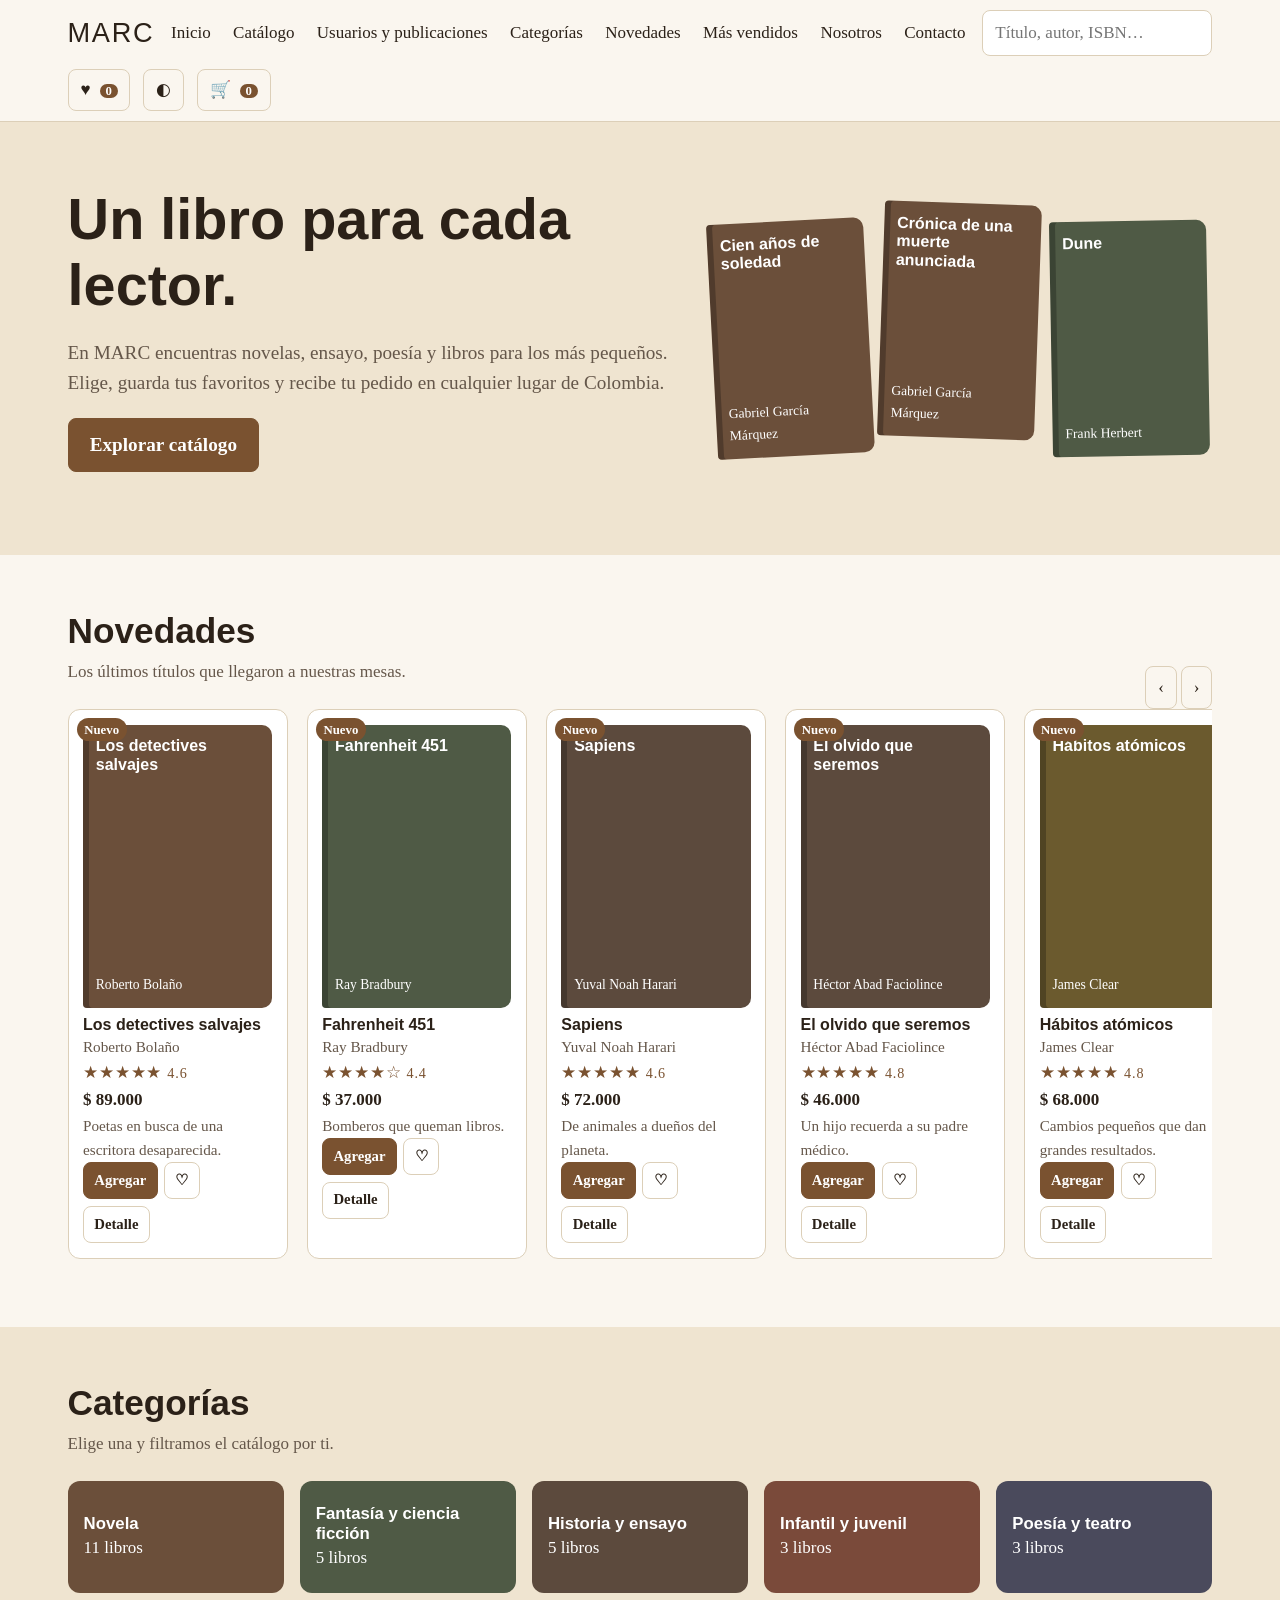
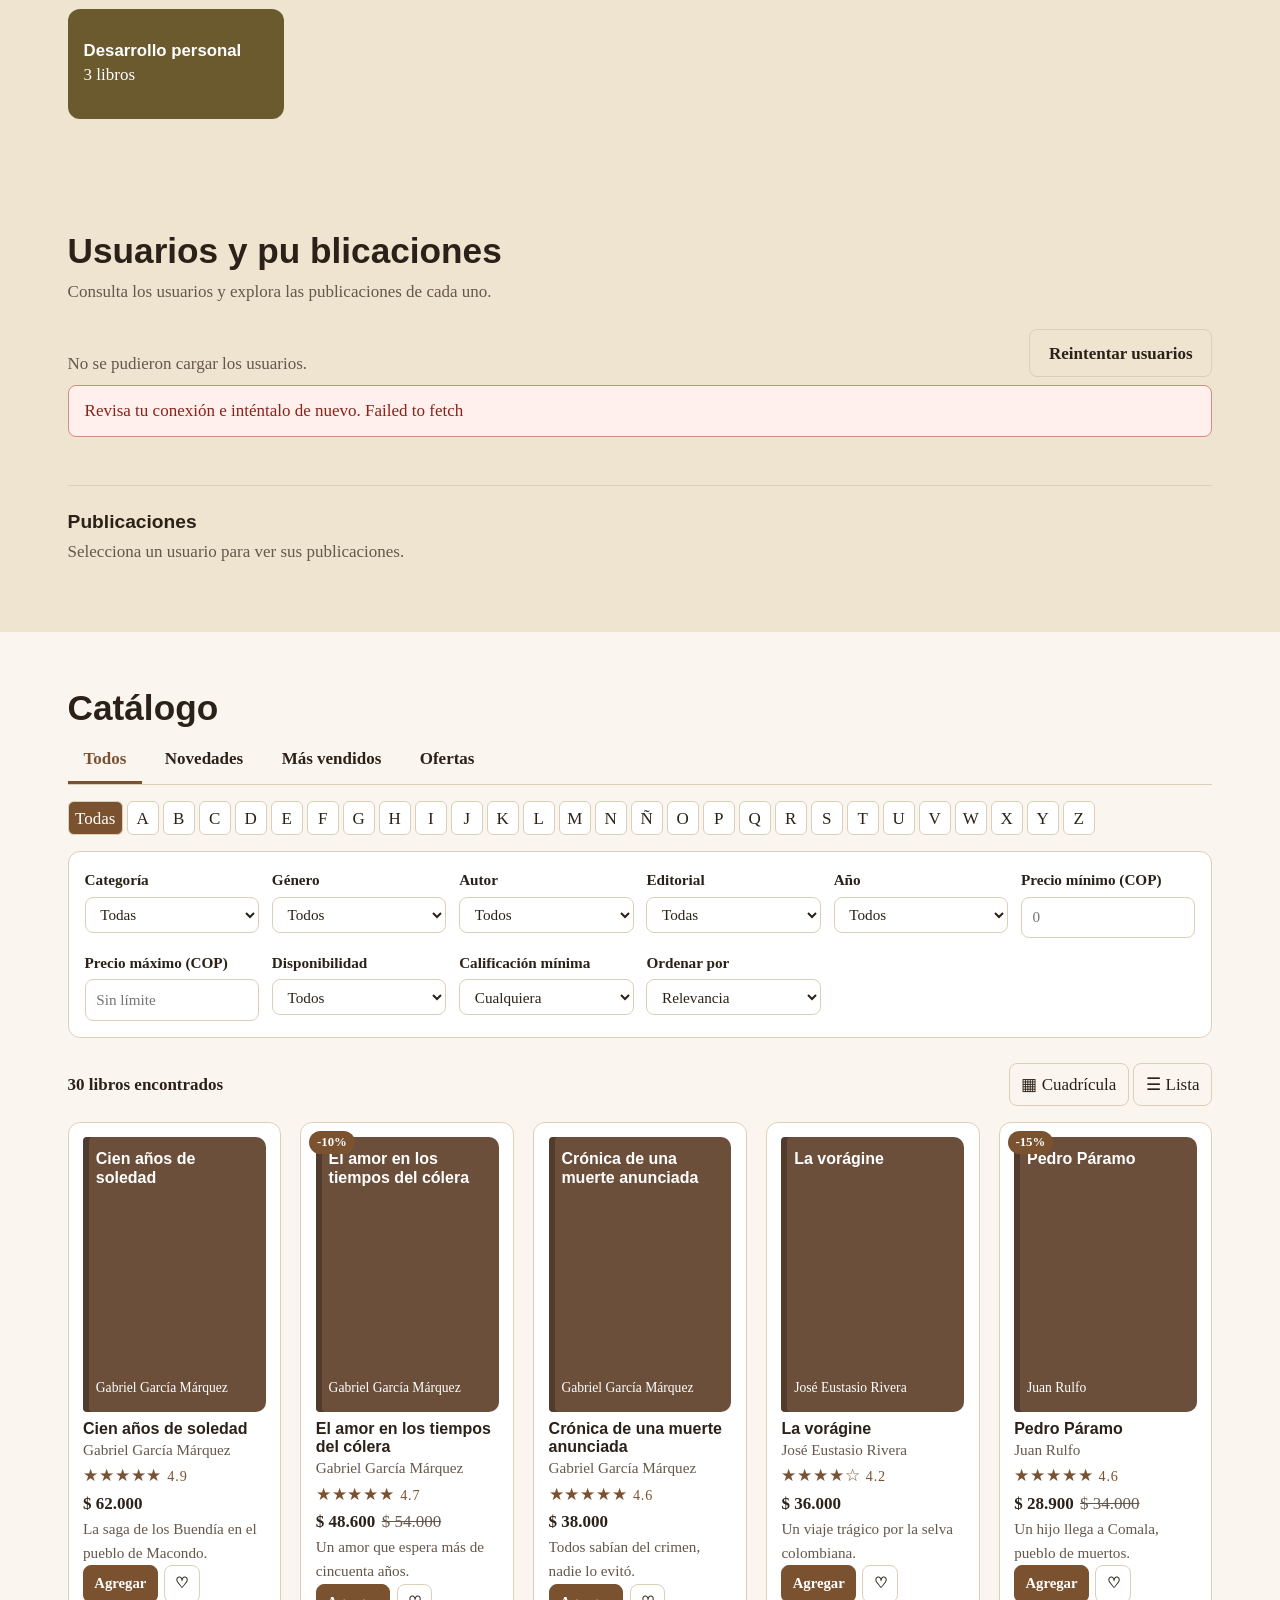
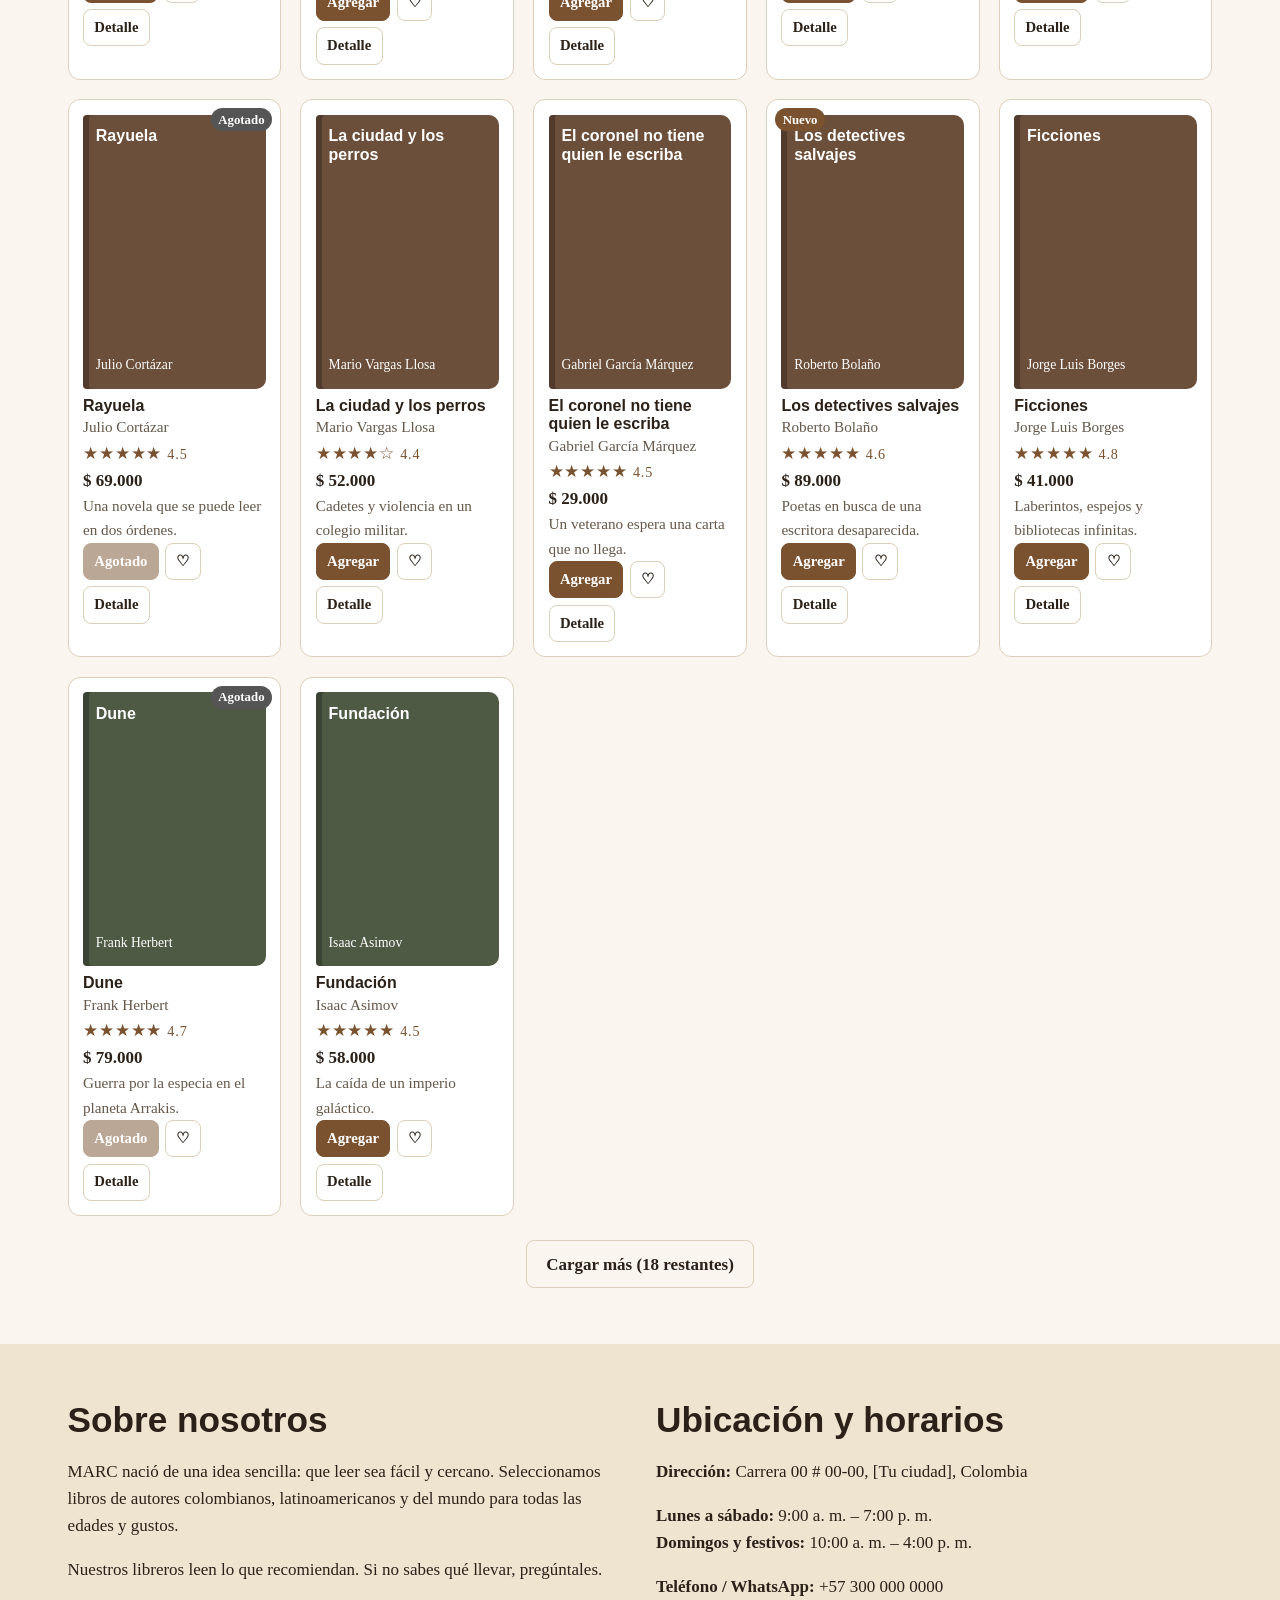
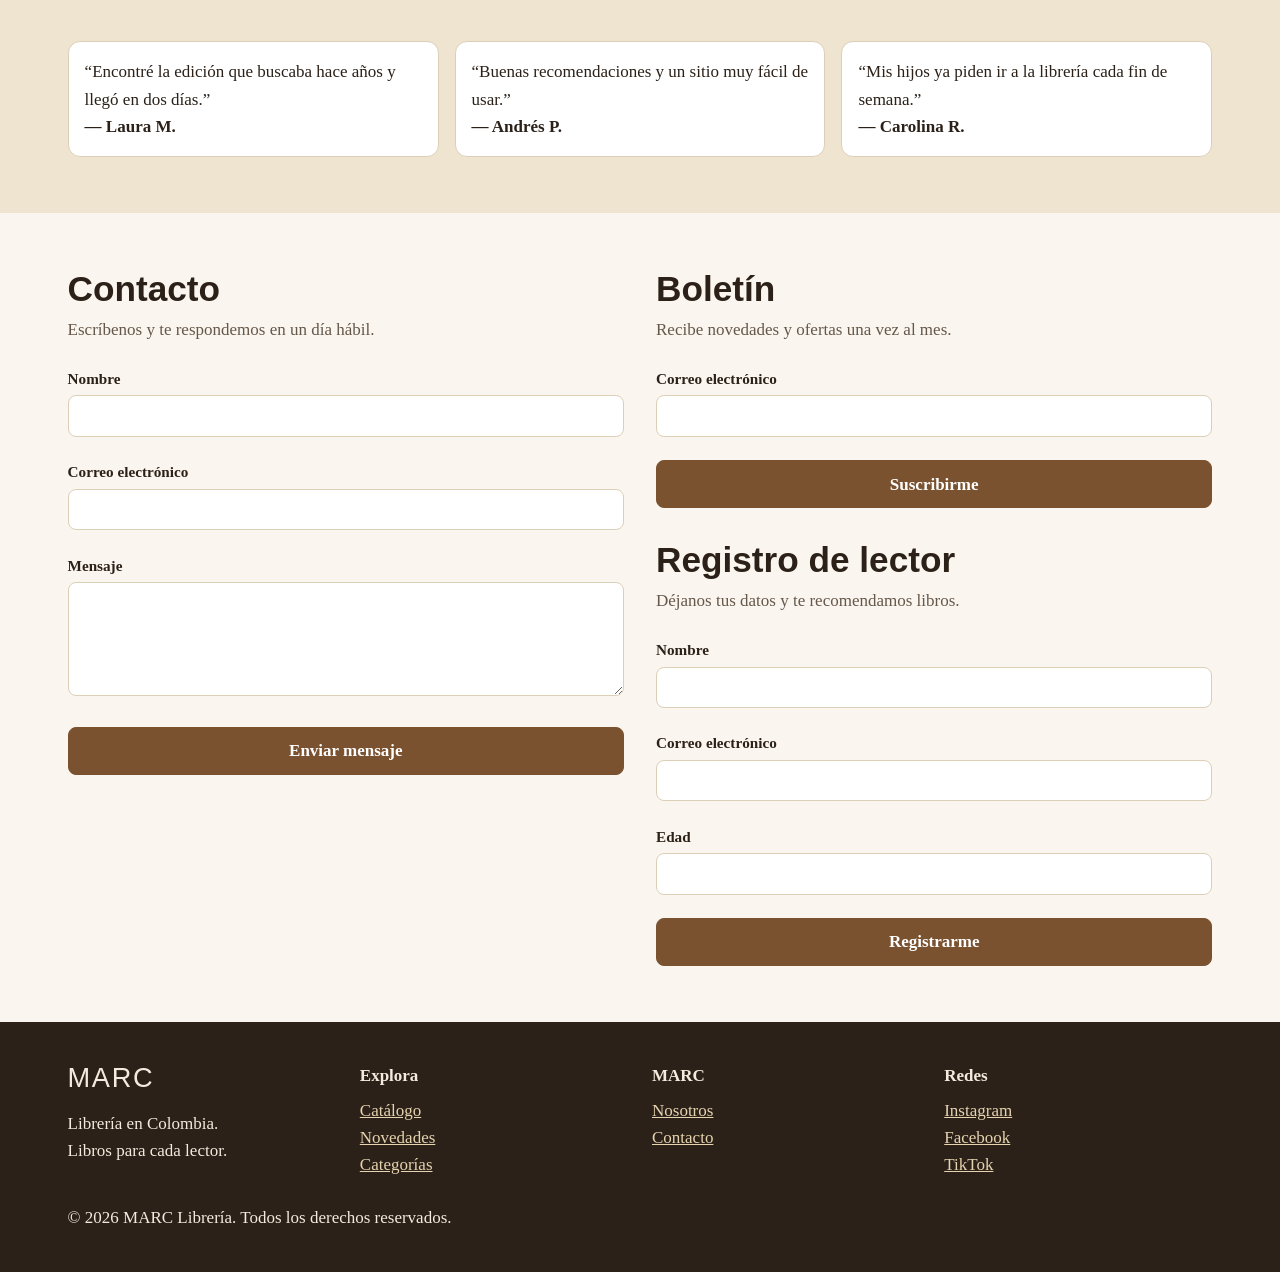
<file: index.html>
<!DOCTYPE html>
<html lang="es" data-theme="light">
<head>
<meta charset="utf-8">
<meta name="viewport" content="width=device-width,initial-scale=1">
<title>MARC Librería · Libros para cada lector</title>
<meta name="description" content="MARC, librería en Colombia. Catálogo de libros para todos los lectores.">
<link rel="stylesheet" href="styles.css">
</head>
<body>
<a class="sr skip" href="#catalogo">Saltar al catálogo</a>

<!-- ===== 1. NAVEGACIÓN ===== -->
<header>
 <div class="nav">
  <a class="logo" href="#inicio" aria-label="MARC, inicio">MARC</a>
  <button class="ib" id="menuBtn" aria-expanded="false" aria-controls="menu">☰ Menú</button>
  <ul id="menu">
   <li><a href="#inicio">Inicio</a></li>
   <li><a href="#catalogo">Catálogo</a></li>
    <li><a href="#usuarios">Usuarios y publicaciones</a></li>
   <li><a href="#categorias">Categorías</a></li>
   <li><a href="#novedades">Novedades</a></li>
   <li><a href="#catalogo" data-tab="best">Más vendidos</a></li>
   <li><a href="#nosotros">Nosotros</a></li>
   <li><a href="#contacto">Contacto</a></li>
  </ul>
  <input class="search" type="search" id="navq" data-f="q" placeholder="Título, autor, ISBN…" aria-label="Buscar libros por título, autor, ISBN o categoría" autocomplete="off">
  <button class="ib" data-act="favs" id="favBtn" aria-pressed="false" aria-label="Ver solo favoritos">♥ <b id="favN">0</b></button>
  <button class="ib" data-act="theme" aria-label="Cambiar entre modo claro y oscuro">◐</button>
  <button class="ib" data-act="cart" aria-label="Abrir carrito">🛒 <b id="cartN">0</b></button>
 </div>
</header>

<main id="inicio">
<!-- ===== 2. HERO ===== -->
<div class="hero"><div class="wrap">
 <div>
  <h1>Un libro para cada lector.</h1>
  <p>En MARC encuentras novelas, ensayo, poesía y libros para los más pequeños. Elige, guarda tus favoritos y recibe tu pedido en cualquier lugar de Colombia.</p>
  <p><a class="btn" href="#catalogo">Explorar catálogo</a></p>
 </div>
 <div class="trio" id="trio" aria-hidden="true"></div>
</div></div>

<!-- ===== 3. NOVEDADES ===== -->
<section id="novedades"><div class="wrap">
 <div class="row"><div><h2>Novedades</h2><p class="sub">Los últimos títulos que llegaron a nuestras mesas.</p></div>
 <div><button class="ib" data-act="prev" aria-label="Anterior">‹</button> <button class="ib" data-act="next" aria-label="Siguiente">›</button></div></div>
 <div class="car" id="car" tabindex="0" aria-label="Carrusel de novedades"></div>
</div></section>

<!-- ===== 4. CATEGORÍAS ===== -->
<section id="categorias" class="alt"><div class="wrap">
 <h2>Categorías</h2><p class="sub">Elige una y filtramos el catálogo por ti.</p>
 <div class="cats" id="cats"></div>
</div></section>

<!-- ===== USUARIOS Y PUBLICACIONES (JSONPlaceholder) ===== -->
<section id="usuarios" class="alt"><div class="wrap">
 <h2>Usuarios y pu  blicaciones</h2>
 <p class="sub">Consulta los usuarios y explora las publicaciones de cada uno.</p>
 <div class="row"><p id="usersStatus" class="api-status" role="status" aria-live="polite">Cargando usuarios…</p>
  <button class="btn ghost" id="retryUsers" type="button" hidden>Reintentar usuarios</button></div>
 <div id="usersError" class="api-error" role="alert" hidden></div>
 <div class="users-grid" id="usersList" aria-busy="true"></div>
 <div class="posts-panel" aria-labelledby="postsTitle">
  <div class="row"><div><h3 id="postsTitle">Publicaciones</h3><p class="sub" id="selectedUser">Selecciona un usuario para ver sus publicaciones.</p></div>
   <button class="btn ghost" id="retryPosts" type="button" hidden>Reintentar</button></div>
  <p id="postsStatus" class="api-status" role="status" aria-live="polite"></p>
  <div id="postsError" class="api-error" role="alert" hidden></div>
  <div id="postsList" class="posts-grid" aria-busy="false"></div>
 </div>
</div></section>

<!-- ===== 5-6. CATÁLOGO ===== -->
<section id="catalogo"><div class="wrap">
 <h2>Catálogo</h2>
 <div class="tabs" role="tablist" id="tabs" aria-label="Listas de libros">
  <button role="tab" data-tab="all">Todos</button><button role="tab" data-tab="new">Novedades</button>
  <button role="tab" data-tab="best">Más vendidos</button><button role="tab" data-tab="offer">Ofertas</button>
 </div>
 <div class="az" id="az" aria-label="Filtrar por letra inicial del título"></div>
 <div class="filters">
  <label>Categoría<select data-f="cat" id="fCat"><option value="">Todas</option></select></label>
  <label>Género<select data-f="genre" id="fGenre"><option value="">Todos</option></select></label>
  <label>Autor<select data-f="author" id="fAuthor"><option value="">Todos</option></select></label>
  <label>Editorial<select data-f="pub" id="fPub"><option value="">Todas</option></select></label>
  <label>Año<select data-f="year" id="fYear"><option value="">Todos</option></select></label>
  <label>Precio mínimo (COP)<input type="number" min="0" step="1000" data-f="pmin" placeholder="0"></label>
  <label>Precio máximo (COP)<input type="number" min="0" step="1000" data-f="pmax" placeholder="Sin límite"></label>
  <label>Disponibilidad<select data-f="avail"><option value="">Todos</option><option value="in">Disponibles</option><option value="out">Agotados</option></select></label>
  <label>Calificación mínima<select data-f="rating"><option value="">Cualquiera</option><option value="4.5">4.5 o más</option><option value="4">4 o más</option><option value="3">3 o más</option></select></label>
  <label>Ordenar por<select data-f="sort"><option value="rel">Relevancia</option><option value="pa">Precio: menor a mayor</option><option value="pd">Precio: mayor a menor</option><option value="t">Título (A-Z)</option><option value="ya">Año: más antiguos</option><option value="yd">Más recientes</option><option value="r">Mejor calificados</option></select></label>
 </div>
 <div class="chips" id="chips" aria-label="Filtros activos"></div>
 <div class="bar">
  <strong id="count" role="status" aria-live="polite"></strong>
  <span><button class="ib" data-act="grid" aria-pressed="true">▦ Cuadrícula</button> <button class="ib" data-act="list" aria-pressed="false">☰ Lista</button></span>
 </div>
 <div class="grid" id="grid"></div>
 <div class="empty" id="empty" hidden>
  <h3>No encontramos libros con esos criterios</h3>
  <p>Revisa la ortografía o quita algún filtro.</p>
  <button class="btn" data-act="reset">Limpiar filtros</button>
 </div>
 <div class="more"><button class="btn ghost" id="more" data-act="more">Cargar más</button></div>
</div></section>

<!-- ===== 7. NOSOTROS ===== -->
<section id="nosotros" class="alt"><div class="wrap">
 <div class="two">
  <div>
   <h2>Sobre nosotros</h2>
   <p>MARC nació de una idea sencilla: que leer sea fácil y cercano. Seleccionamos libros de autores colombianos, latinoamericanos y del mundo para todas las edades y gustos.</p>
   <p>Nuestros libreros leen lo que recomiendan. Si no sabes qué llevar, pregúntales.</p>
  </div>
  <div>
   <h2>Ubicación y horarios</h2>
   <!-- Reemplaza por tu dirección y horarios reales -->
   <p><strong>Dirección:</strong> Carrera 00 # 00-00, [Tu ciudad], Colombia</p>
   <p><strong>Lunes a sábado:</strong> 9:00 a. m. – 7:00 p. m.<br><strong>Domingos y festivos:</strong> 10:00 a. m. – 4:00 p. m.</p>
   <p><strong>Teléfono / WhatsApp:</strong> +57 300 000 0000</p>
  </div>
 </div>
 <div class="tst">
  <blockquote>“Encontré la edición que buscaba hace años y llegó en dos días.”<br><b>— Laura M.</b></blockquote>
  <blockquote>“Buenas recomendaciones y un sitio muy fácil de usar.”<br><b>— Andrés P.</b></blockquote>
  <blockquote>“Mis hijos ya piden ir a la librería cada fin de semana.”<br><b>— Carolina R.</b></blockquote>
 </div>
</div></section>

<!-- ===== 8. CONTACTO Y BOLETÍN ===== -->
<section id="contacto"><div class="wrap two">
 <div>
  <h2>Contacto</h2><p class="sub">Escríbenos y te respondemos en un día hábil.</p>
  <form id="fContact" novalidate>
   <label>Nombre<input name="n" data-v="req" autocomplete="name"><span class="err" aria-live="polite"></span></label>
   <label>Correo electrónico<input name="e" type="email" data-v="req,email" autocomplete="email"><span class="err" aria-live="polite"></span></label>
   <label>Mensaje<textarea name="m" rows="4" data-v="req,msg"></textarea><span class="err" aria-live="polite"></span></label>
   <button class="btn">Enviar mensaje</button>
  </form>
 </div>
 <div>
  <h2>Boletín</h2><p class="sub">Recibe novedades y ofertas una vez al mes.</p>
  <form id="fNews" novalidate>
   <label>Correo electrónico<input name="e" type="email" data-v="req,email" autocomplete="email"><span class="err" aria-live="polite"></span></label>
   <button class="btn">Suscribirme</button>
  </form>

  <!-- Registro de lector (nombre, correo y edad) -->
  <h2 style="margin-top:2rem">Registro de lector</h2>
  <p class="sub">Déjanos tus datos y te recomendamos libros.</p>
  <form id="fReader" novalidate>
   <label>Nombre<input name="nombre" data-v="req" autocomplete="name"><span class="err" aria-live="polite"></span></label>
   <label>Correo electrónico<input name="correo" type="email" data-v="req,email" autocomplete="email"><span class="err" aria-live="polite"></span></label>
   <label>Edad<input name="edad" type="number" min="1" max="120" inputmode="numeric" data-v="req,age"><span class="err" aria-live="polite"></span></label>
   <button class="btn">Registrarme</button>
  </form>
 </div>
</div></section>
</main>

<!-- ===== 9. FOOTER ===== -->
<footer><div class="wrap">
 <div class="fg">
  <div><div class="logo">MARC</div><p>Librería en Colombia.<br>Libros para cada lector.</p></div>
  <div><b>Explora</b><ul><li><a href="#catalogo">Catálogo</a></li><li><a href="#novedades">Novedades</a></li><li><a href="#categorias">Categorías</a></li></ul></div>
  <div><b>MARC</b><ul><li><a href="#nosotros">Nosotros</a></li><li><a href="#contacto">Contacto</a></li></ul></div>
  <div><b>Redes</b><ul><li><a href="#" aria-label="Instagram de MARC">Instagram</a></li><li><a href="#" aria-label="Facebook de MARC">Facebook</a></li><li><a href="#" aria-label="TikTok de MARC">TikTok</a></li></ul></div>
 </div>
 <p>© <span id="yr"></span> MARC Librería. Todos los derechos reservados.</p>
</div></footer>

<button class="btn" id="top" data-act="top" aria-label="Volver arriba">↑</button>
<div id="toast" role="status" aria-live="polite"></div>

<!-- Detalle del libro -->
<dialog id="detD" aria-label="Detalle del libro"><div class="dlg"><button class="ib x" data-act="close" aria-label="Cerrar">✕</button><div id="det"></div></div></dialog>

<!-- Carrito -->
<dialog id="cartD" aria-label="Carrito de compras"><div class="dlg">
 <button class="ib x" data-act="close" aria-label="Cerrar carrito">✕</button>
 <h2>Tu carrito</h2>
 <div id="cartItems"></div>
 <div class="tot" id="tot"></div>
 <div style="display:flex;gap:.5rem;margin-top:.8rem"><button class="btn" data-act="checkout" id="coBtn">Finalizar pedido</button><button class="btn ghost" data-act="clear">Vaciar</button></div>
</div></dialog>

<!-- Finalizar pedido (simulado) -->
<dialog id="coD" aria-label="Finalizar pedido"><div class="dlg">
 <button class="ib x" data-act="close" aria-label="Cerrar">✕</button>
 <div id="coBody">
  <h2>Finalizar pedido</h2>
  <div id="sum"></div>
  <form id="fOrder" novalidate>
   <label>Nombre completo<input name="n" data-v="req" autocomplete="name"><span class="err" aria-live="polite"></span></label>
   <label>Correo electrónico<input name="e" type="email" data-v="req,email" autocomplete="email"><span class="err" aria-live="polite"></span></label>
   <label>Teléfono<input name="t" type="tel" data-v="req,phone" autocomplete="tel"><span class="err" aria-live="polite"></span></label>
   <label>Ciudad<input name="c" data-v="req" autocomplete="address-level2"><span class="err" aria-live="polite"></span></label>
   <label>Dirección de entrega<input name="d" data-v="req" autocomplete="street-address"><span class="err" aria-live="polite"></span></label>
   <label>Método de pago<select name="p"><option>Contra entrega</option><option>Transferencia bancaria</option><option>Tarjeta (simulado)</option></select></label>
   <button class="btn">Confirmar pedido</button>
  </form>
 </div>
</div></dialog>

<script src="script.js"></script>
</body>
</html>
</file>
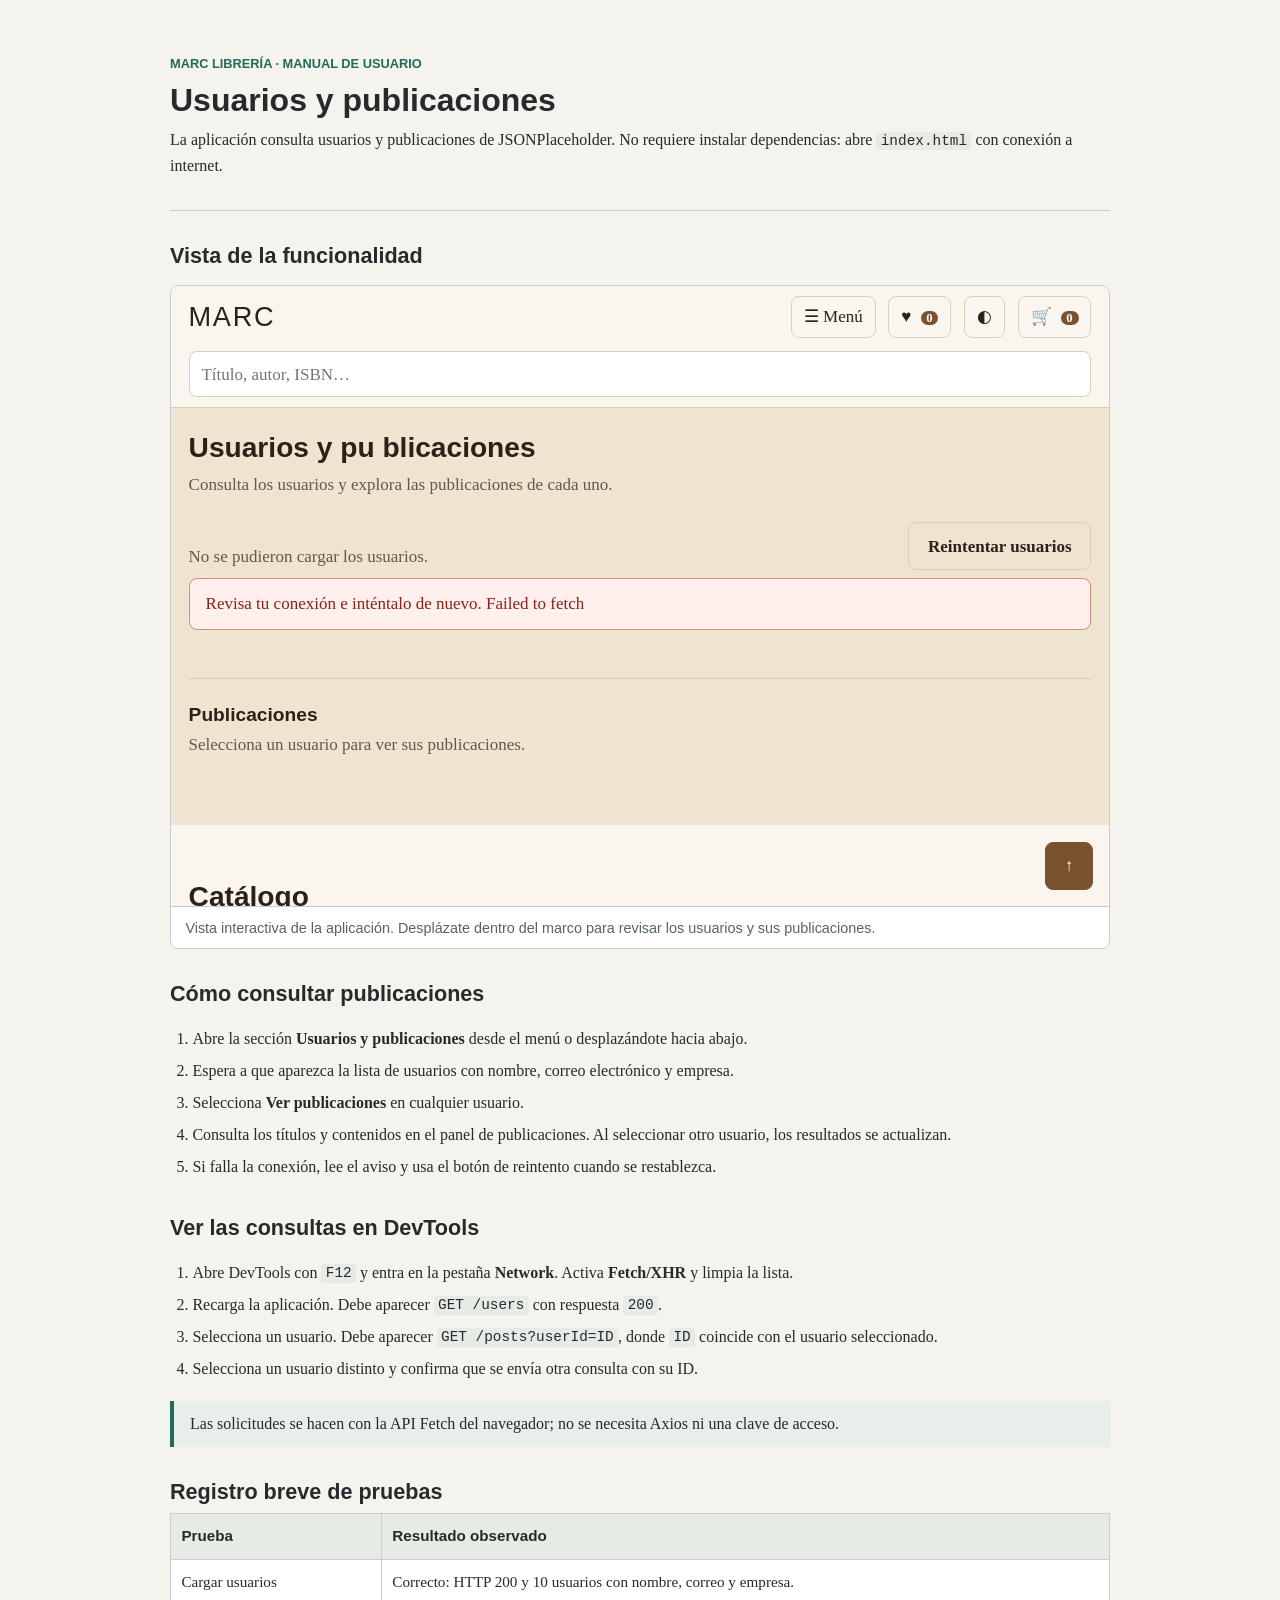
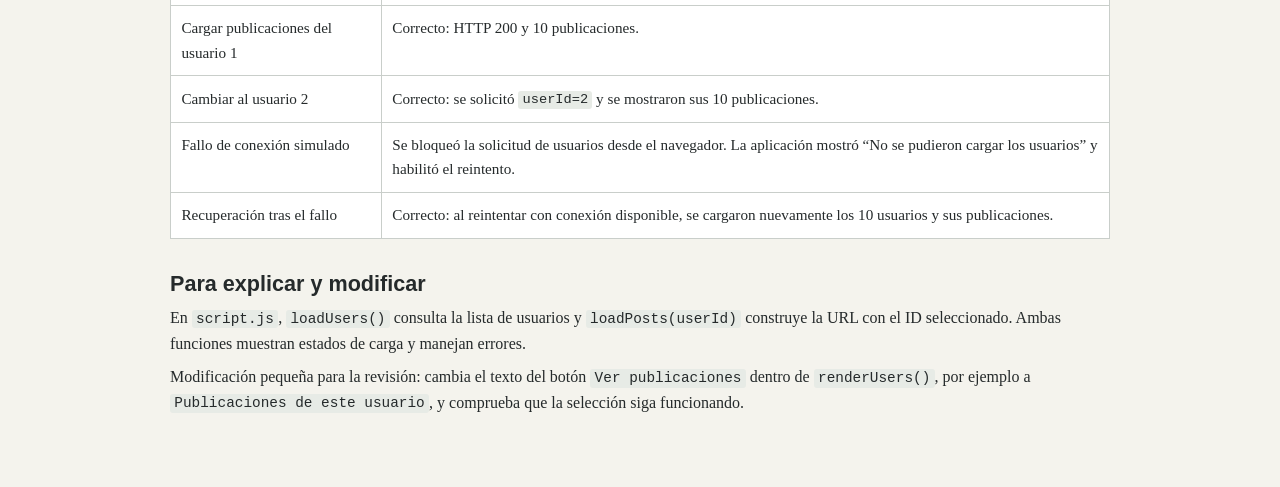
<file: manual_usuarios_publicaciones.html>
<!DOCTYPE html>
<html lang="es">
<head>
<meta charset="utf-8">
<meta name="viewport" content="width=device-width,initial-scale=1">
<title>Manual de usuario · Usuarios y publicaciones</title>
<style>
:root{color-scheme:light;--ink:#252a2b;--muted:#586365;--paper:#f4f3ed;--line:#c9ceca;--green:#226a59;--white:#fff}
*{box-sizing:border-box}
body{margin:0;background:var(--paper);color:var(--ink);font:16px/1.6 Georgia,"Times New Roman",serif}
main{max-width:980px;margin:0 auto;padding:2rem 1.25rem 4rem}
header{border-bottom:1px solid var(--line);padding:1rem 0 1.5rem}
h1,h2,h3{font-family:Arial,sans-serif;line-height:1.2}
h1{font-size:2rem;margin:.4rem 0}
h2{font-size:1.35rem;margin:2rem 0 .5rem}
p{margin:.5rem 0}
.kicker{color:var(--green);font:700 .8rem/1.3 Arial,sans-serif;text-transform:uppercase}
.steps{padding-left:1.4rem}
.steps li{padding:.2rem 0}
figure{margin:1rem 0;border:1px solid var(--line);background:var(--white);border-radius:8px;overflow:hidden}
iframe{display:block;width:100%;height:620px;border:0}
figcaption{padding:.65rem .9rem;border-top:1px solid var(--line);color:var(--muted);font: .9rem/1.4 Arial,sans-serif}
.table-wrap{overflow-x:auto}
table{width:100%;border-collapse:collapse;background:var(--white);font-size:.95rem}
th,td{text-align:left;vertical-align:top;padding:.65rem;border:1px solid var(--line)}
th{font-family:Arial,sans-serif;background:#e7ebe6}
code{font: .9em Consolas,monospace;background:#e7ebe6;padding:.1em .3em;border-radius:3px}
.note{border-left:4px solid var(--green);padding:.65rem 1rem;background:#e8eee9}
@media(max-width:600px){main{padding:1rem .75rem 2rem}h1{font-size:1.6rem}iframe{height:720px}}
</style>
</head>
<body>
<main>
<header>
 <p class="kicker">MARC Librería · Manual de usuario</p>
 <h1>Usuarios y publicaciones</h1>
 <p>La aplicación consulta usuarios y publicaciones de JSONPlaceholder. No requiere instalar dependencias: abre <code>index.html</code> con conexión a internet.</p>
</header>

<h2>Vista de la funcionalidad</h2>
<figure>
 <iframe src="index.html#usuarios" title="Vista de usuarios y publicaciones en MARC"></iframe>
 <figcaption>Vista interactiva de la aplicación. Desplázate dentro del marco para revisar los usuarios y sus publicaciones.</figcaption>
</figure>

<h2>Cómo consultar publicaciones</h2>
<ol class="steps">
 <li>Abre la sección <b>Usuarios y publicaciones</b> desde el menú o desplazándote hacia abajo.</li>
 <li>Espera a que aparezca la lista de usuarios con nombre, correo electrónico y empresa.</li>
 <li>Selecciona <b>Ver publicaciones</b> en cualquier usuario.</li>
 <li>Consulta los títulos y contenidos en el panel de publicaciones. Al seleccionar otro usuario, los resultados se actualizan.</li>
 <li>Si falla la conexión, lee el aviso y usa el botón de reintento cuando se restablezca.</li>
</ol>

<h2>Ver las consultas en DevTools</h2>
<ol class="steps">
 <li>Abre DevTools con <code>F12</code> y entra en la pestaña <b>Network</b>. Activa <b>Fetch/XHR</b> y limpia la lista.</li>
 <li>Recarga la aplicación. Debe aparecer <code>GET /users</code> con respuesta <code>200</code>.</li>
 <li>Selecciona un usuario. Debe aparecer <code>GET /posts?userId=ID</code>, donde <code>ID</code> coincide con el usuario seleccionado.</li>
 <li>Selecciona un usuario distinto y confirma que se envía otra consulta con su ID.</li>
</ol>
<p class="note">Las solicitudes se hacen con la API Fetch del navegador; no se necesita Axios ni una clave de acceso.</p>

<h2>Registro breve de pruebas</h2>
<div class="table-wrap"><table>
<thead><tr><th>Prueba</th><th>Resultado observado</th></tr></thead>
<tbody>
<tr><td>Cargar usuarios</td><td>Correcto: HTTP 200 y 10 usuarios con nombre, correo y empresa.</td></tr>
<tr><td>Cargar publicaciones del usuario 1</td><td>Correcto: HTTP 200 y 10 publicaciones.</td></tr>
<tr><td>Cambiar al usuario 2</td><td>Correcto: se solicitó <code>userId=2</code> y se mostraron sus 10 publicaciones.</td></tr>
<tr><td>Fallo de conexión simulado</td><td>Se bloqueó la solicitud de usuarios desde el navegador. La aplicación mostró “No se pudieron cargar los usuarios” y habilitó el reintento.</td></tr>
<tr><td>Recuperación tras el fallo</td><td>Correcto: al reintentar con conexión disponible, se cargaron nuevamente los 10 usuarios y sus publicaciones.</td></tr>
</tbody></table></div>

<h2>Para explicar y modificar</h2>
<p>En <code>script.js</code>, <code>loadUsers()</code> consulta la lista de usuarios y <code>loadPosts(userId)</code> construye la URL con el ID seleccionado. Ambas funciones muestran estados de carga y manejan errores.</p>
<p>Modificación pequeña para la revisión: cambia el texto del botón <code>Ver publicaciones</code> dentro de <code>renderUsers()</code>, por ejemplo a <code>Publicaciones de este usuario</code>, y comprueba que la selección siga funcionando.</p>
</main>
</body>
</html>
</file>
<file: styles.css>
/* ===== Tokens de color (claro / oscuro) ===== */
:root{--bg:#faf6ef;--bg2:#efe4d0;--card:#fff;--tx:#2b2118;--mut:#65574a;--ac:#7a5230;--act:#fff;--bd:#dccfb8}
:root[data-theme=dark]{--bg:#1c1712;--bg2:#26201a;--card:#2d261f;--tx:#f3ebdd;--mut:#c9baa3;--ac:#d4a86a;--act:#1c1712;--bd:#4a3f33}
*{box-sizing:border-box}
[hidden]{display:none!important}
html{scroll-behavior:smooth;scroll-padding-top:90px}
body{margin:0;background:var(--bg);color:var(--tx);font:17px/1.6 "Times New Roman",Times,serif}
h1,h2,h3,.logo{font-family:"Arial Black",Arial,sans-serif;line-height:1.15;margin:0}
h2{font-size:clamp(1.6rem,3vw,2.2rem);margin-bottom:.4rem}
a{color:inherit}
:focus-visible{outline:3px solid var(--ac);outline-offset:2px}
.sr{position:absolute;left:-9999px}
.skip:focus{left:8px;top:8px;background:var(--card);padding:.5rem;z-index:99}
.wrap{max-width:1180px;margin:0 auto;padding:0 1.1rem}
section{padding:3.5rem 0}
.alt{background:var(--bg2)}
.sub{color:var(--mut);margin:0 0 1.5rem}
button,input,select,textarea{font:inherit;color:inherit}
.btn{background:var(--ac);color:var(--act);border:1px solid var(--ac);border-radius:8px;padding:.55em 1.1em;cursor:pointer;font-weight:bold;text-decoration:none;display:inline-block}
.btn.ghost{background:transparent;color:var(--tx);border-color:var(--bd)}
.btn:hover{filter:brightness(1.1)}
.btn[disabled]{opacity:.5;cursor:not-allowed}
input,select,textarea{background:var(--card);border:1px solid var(--bd);border-radius:8px;padding:.5em .7em;width:100%}
label{display:block;font-weight:bold;font-size:.95rem}
label input,label select,label textarea{margin-top:.25rem;font-weight:normal}
.err{display:block;color:#b3261e;font-weight:normal;font-size:.88rem;min-height:1.1em}
:root[data-theme=dark] .err{color:#ff9b91}

/* ===== Navegación ===== */
header{position:sticky;top:0;z-index:50;background:var(--bg);border-bottom:1px solid var(--bd)}
.nav{display:flex;align-items:center;gap:.8rem;padding:.6rem 1.1rem;flex-wrap:wrap;max-width:1180px;margin:0 auto}
.logo{font-size:1.7rem;text-decoration:none;letter-spacing:.06em}
.nav ul{display:flex;gap:1rem;list-style:none;margin:0 auto;padding:0}
.nav ul a{text-decoration:none;padding:.3rem .2rem;border-bottom:2px solid transparent}
.nav ul a:hover{border-color:var(--ac)}
.nav .search{flex:0 1 230px}
.ib{position:relative;background:transparent;border:1px solid var(--bd);border-radius:8px;padding:.4em .7em;cursor:pointer}
.ib b{background:var(--ac);color:var(--act);border-radius:99px;padding:0 .45em;font-size:.8rem;margin-left:.3rem}
#menuBtn{display:none}
@media(max-width:950px){#menuBtn{display:block;margin-left:auto}.nav ul{display:none;order:9;flex-basis:100%;flex-direction:column;gap:.2rem}.nav ul.open{display:flex}.nav .search{flex:1 1 100%;order:8}}

/* ===== Hero ===== */
.hero{background:var(--bg2);padding:4rem 0}
.hero .wrap{display:grid;grid-template-columns:1.2fr 1fr;gap:2rem;align-items:center}
.hero h1{font-size:clamp(2rem,5vw,3.6rem);margin-bottom:1rem}
.hero p{font-size:1.2rem;color:var(--mut);max-width:34em}
.trio{display:flex;gap:.8rem;justify-content:center}
.trio .cover{width:31%;transform:rotate(-3deg)}.trio .cover:nth-child(2){transform:translateY(-18px) rotate(2deg)}.trio .cover:nth-child(3){transform:rotate(-1deg)}
@media(max-width:800px){.hero .wrap{grid-template-columns:1fr}}

/* ===== Portadas y tarjetas ===== */
.cover{aspect-ratio:2/3;border-radius:4px 10px 10px 4px;color:#fff;display:flex;flex-direction:column;justify-content:space-between;padding:.8rem;box-shadow:inset 6px 0 0 rgba(0,0,0,.25);width:100%;text-align:left;overflow:hidden}
.cover span{font:900 1rem/1.15 "Arial Black",Arial,sans-serif}.cover small{font-size:.85rem}
.cover img{width:100%;height:100%;object-fit:cover;margin:-.8rem;border-radius:inherit}
.c0{background:#6b4f3a}.c1{background:#4f5a45}.c2{background:#5c4a3d}.c3{background:#7a4a3a}.c4{background:#4a4a5c}.c5{background:#6b5a2e}
.grid{display:grid;grid-template-columns:repeat(auto-fill,minmax(210px,1fr));gap:1.2rem}
.card{background:var(--card);border:1px solid var(--bd);border-radius:12px;padding:.9rem;display:flex;flex-direction:column;gap:.5rem;position:relative}
.cvbtn{border:0;background:none;padding:0;cursor:pointer}
.card h3{font-size:1rem}
.au,.syn{margin:0;color:var(--mut);font-size:.95rem}
.syn{display:-webkit-box;-webkit-line-clamp:2;-webkit-box-orient:vertical;overflow:hidden}
.stars{color:var(--ac);margin:0;letter-spacing:.05em}
.price{font-weight:bold;margin:0}.price s{color:var(--mut);font-weight:normal;margin-left:.4rem}
.badge{position:absolute;top:.5rem;left:.5rem;background:var(--ac);color:var(--act);font-size:.8rem;font-weight:bold;padding:.1em .6em;border-radius:99px;z-index:1}
.badge.out{background:#555;color:#fff;left:auto;right:.5rem}
.acts{display:flex;gap:.4rem;margin-top:auto;flex-wrap:wrap}.acts .btn{padding:.4em .7em;font-size:.92rem}
.grid.list{grid-template-columns:1fr}
.grid.list .card{flex-direction:row;align-items:flex-start;gap:1rem}
.grid.list .cvbtn{width:110px;flex:none}.grid.list .info{display:flex;flex-direction:column;gap:.4rem;flex:1;align-self:stretch}
.car{display:flex;gap:1.2rem;overflow-x:auto;scroll-snap-type:x mandatory;padding-bottom:.8rem}
.car .card{flex:0 0 220px;scroll-snap-align:start}
.row{display:flex;justify-content:space-between;align-items:end;gap:1rem;flex-wrap:wrap}

/* ===== Categorías ===== */
.cats{display:grid;grid-template-columns:repeat(auto-fill,minmax(180px,1fr));gap:1rem}
.cat{border:0;border-radius:12px;padding:1.4rem 1rem;color:#fff;cursor:pointer;text-align:left;min-height:110px}
.cat b{font:900 1.05rem "Arial Black",Arial,sans-serif;display:block}
.cat:hover{filter:brightness(1.15)}

/* ===== Catálogo ===== */
.tabs{display:flex;gap:.4rem;flex-wrap:wrap;border-bottom:1px solid var(--bd);margin-bottom:1rem}
.tabs button{background:none;border:0;border-bottom:3px solid transparent;padding:.6rem 1rem;cursor:pointer;font-weight:bold}
.tabs button[aria-selected=true]{border-color:var(--ac);color:var(--ac)}
.az{display:flex;flex-wrap:wrap;gap:.25rem;margin-bottom:1rem}
.az button{min-width:2rem;background:var(--card);border:1px solid var(--bd);border-radius:6px;padding:.15rem .4rem;cursor:pointer}
.az button[aria-pressed=true]{background:var(--ac);color:var(--act)}
.filters{display:grid;grid-template-columns:repeat(auto-fit,minmax(150px,1fr));gap:.8rem;background:var(--card);border:1px solid var(--bd);border-radius:12px;padding:1rem;margin-bottom:1rem}
.chips{display:flex;gap:.4rem;flex-wrap:wrap;margin:.6rem 0}
.chip{background:var(--bg2);border:1px solid var(--bd);border-radius:99px;padding:.15rem .8rem;cursor:pointer}
.bar{display:flex;justify-content:space-between;align-items:center;flex-wrap:wrap;gap:.6rem;margin:.6rem 0 1rem}
.empty{text-align:center;padding:3rem 1rem;background:var(--card);border:1px dashed var(--bd);border-radius:12px}
.more{text-align:center;margin-top:1.5rem}

/* ===== Usuarios y publicaciones ===== */
.api-status{margin:0;color:var(--mut)}
.api-error{background:#fff0ed;border:1px solid #d88a7f;border-radius:8px;color:#8b2118;padding:.7rem 1rem;margin:.5rem 0}
:root[data-theme=dark] .api-error{background:#3a211e;color:#ffd2ca;border-color:#a85c50}
.users-grid{display:grid;grid-template-columns:repeat(auto-fill,minmax(230px,1fr));gap:.8rem;margin:1rem 0 2rem}
.user-card,.post-card{background:var(--card);border:1px solid var(--bd);border-radius:8px;padding:1rem}
.user-card[data-selected=true]{border-color:var(--ac);box-shadow:inset 3px 0 var(--ac)}
.user-card h3{font-size:1rem;margin-bottom:.5rem}
.user-card p{margin:.25rem 0;overflow-wrap:anywhere}
.user-card .btn{margin-top:.7rem}
.posts-panel{border-top:1px solid var(--bd);padding-top:1.5rem}
.posts-panel h3{font:900 1.2rem/1.2 "Arial Black",Arial,sans-serif}
.posts-panel .sub{margin:.3rem 0 0}
.posts-grid{display:grid;grid-template-columns:repeat(auto-fill,minmax(260px,1fr));gap:.8rem;margin-top:.7rem}
.post-card h4{font:900 1rem/1.3 "Arial Black",Arial,sans-serif;margin:0 0 .45rem}
.post-card p{margin:0;color:var(--mut);overflow-wrap:anywhere}
[aria-busy=true]{cursor:progress}

/* ===== Nosotros / contacto ===== */
.two{display:grid;grid-template-columns:1fr 1fr;gap:2rem}
@media(max-width:800px){.two{grid-template-columns:1fr}}
.tst{display:grid;grid-template-columns:repeat(auto-fit,minmax(240px,1fr));gap:1rem;margin-top:1.5rem}
.tst blockquote{margin:0;background:var(--card);border:1px solid var(--bd);border-radius:12px;padding:1rem}
form{display:grid;gap:.5rem}
footer{background:#2b2118;color:#f3ebdd;padding:2.5rem 0 1.5rem}
footer a{color:#e6d3b0}
.fg{display:grid;grid-template-columns:repeat(auto-fit,minmax(200px,1fr));gap:1.5rem}
footer ul{list-style:none;padding:0;margin:.5rem 0}

/* ===== Diálogos ===== */
dialog{border:1px solid var(--bd);border-radius:14px;background:var(--bg);color:var(--tx);padding:0;width:min(760px,94vw)}
dialog::backdrop{background:rgba(0,0,0,.55)}
.dlg{padding:1.4rem;position:relative}
.x{position:absolute;top:.6rem;right:.6rem}
.det{display:grid;grid-template-columns:200px 1fr;gap:1.4rem}
.det dl{display:grid;grid-template-columns:auto 1fr;gap:.2rem .8rem;margin:.6rem 0}.det dt{font-weight:bold}.det dd{margin:0}
@media(max-width:600px){.det{grid-template-columns:1fr}.det .cover{max-width:180px}}
#cartD{margin:0 0 0 auto;height:100dvh;max-height:100dvh;width:min(430px,100vw);border-radius:14px 0 0 14px}
#cartD .dlg{height:100%;display:flex;flex-direction:column}
#cartItems{flex:1;overflow:auto;margin:1rem 0}
.li{display:grid;grid-template-columns:1fr auto;gap:.3rem;padding:.7rem 0;border-bottom:1px solid var(--bd)}
.q{display:inline-flex;align-items:center;gap:.4rem}.q button{width:1.9rem;height:1.9rem;border-radius:6px;border:1px solid var(--bd);background:var(--card);cursor:pointer}
.tot p{display:flex;justify-content:space-between;margin:.2rem 0}
.tot .g{font-weight:bold;font-size:1.2rem}
#toast{position:fixed;bottom:1rem;left:50%;transform:translateX(-50%);background:var(--tx);color:var(--bg);padding:.6rem 1.2rem;border-radius:8px;z-index:200;opacity:0;pointer-events:none;transition:opacity .25s}
#toast.on{opacity:1}
#top{position:fixed;right:1rem;bottom:1rem;z-index:60;display:none}
@media(prefers-reduced-motion:reduce){html{scroll-behavior:auto}*{transition:none!important}}
</file>
